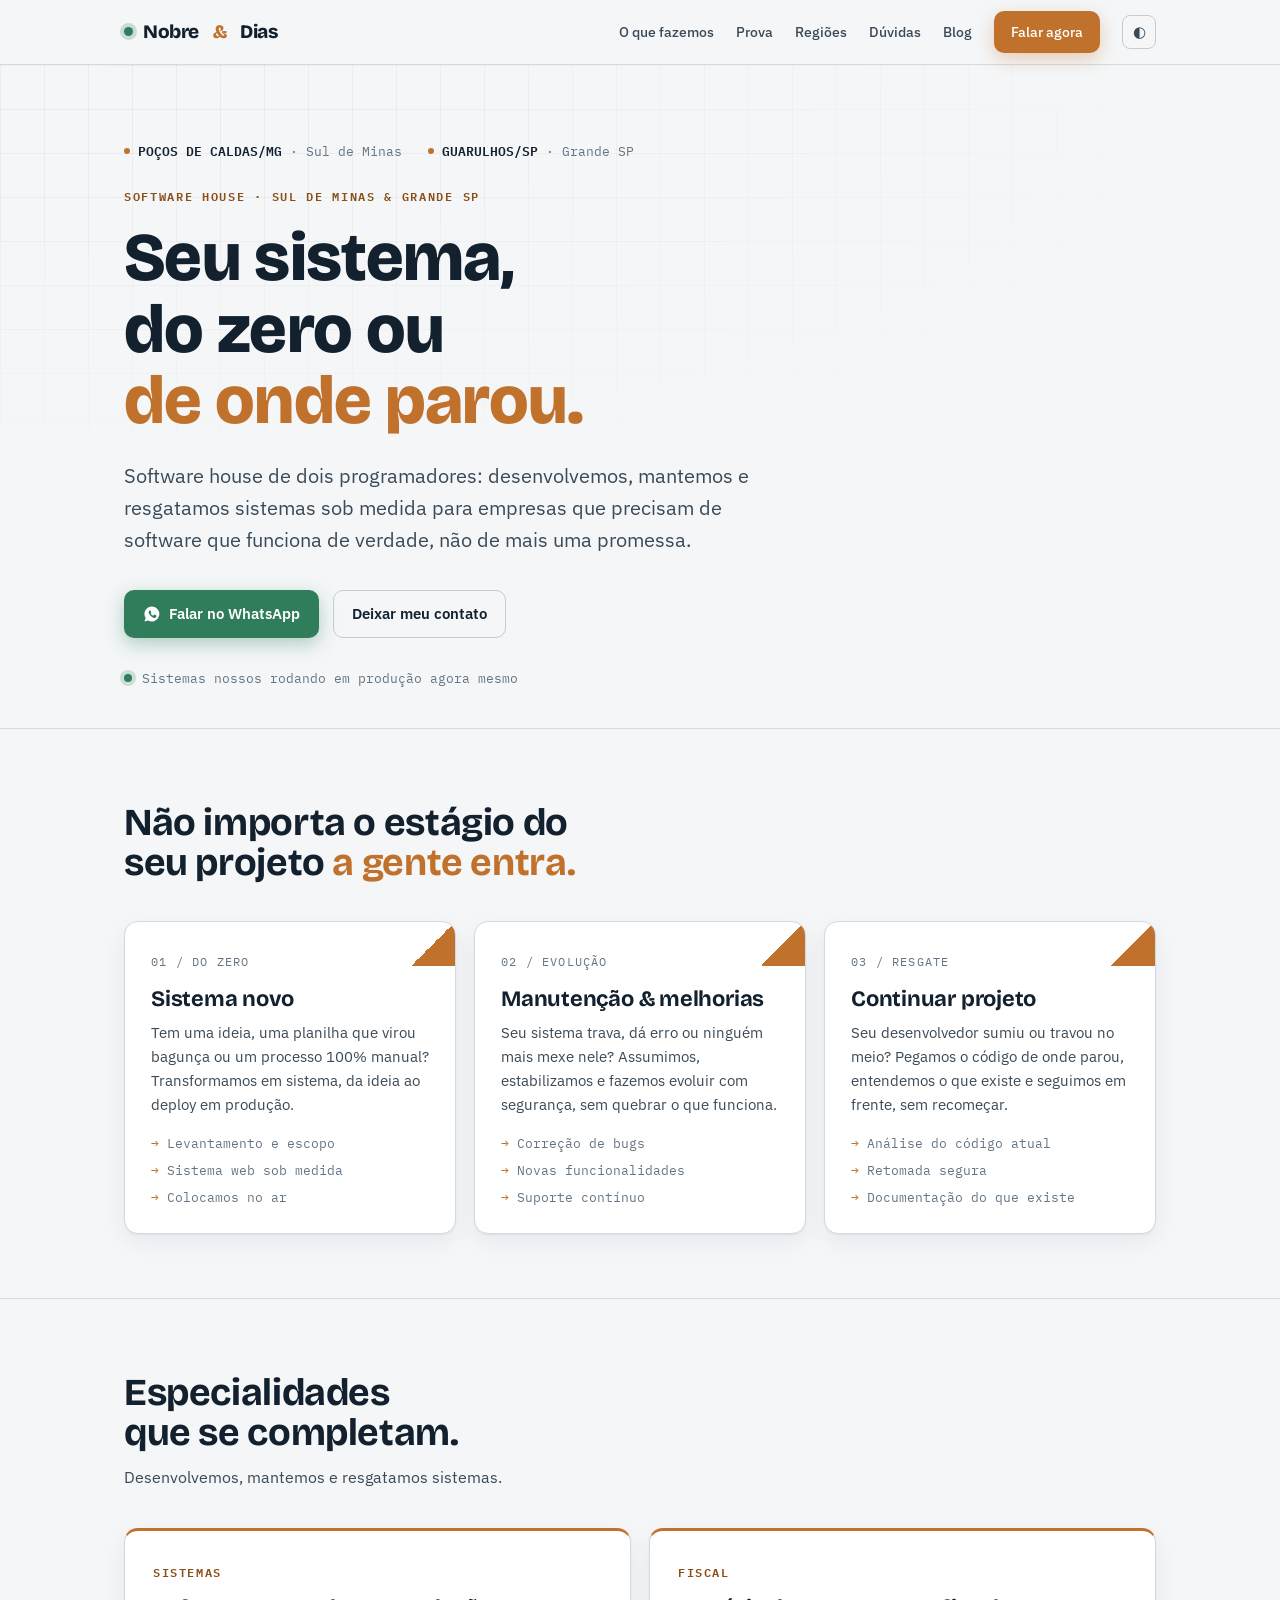
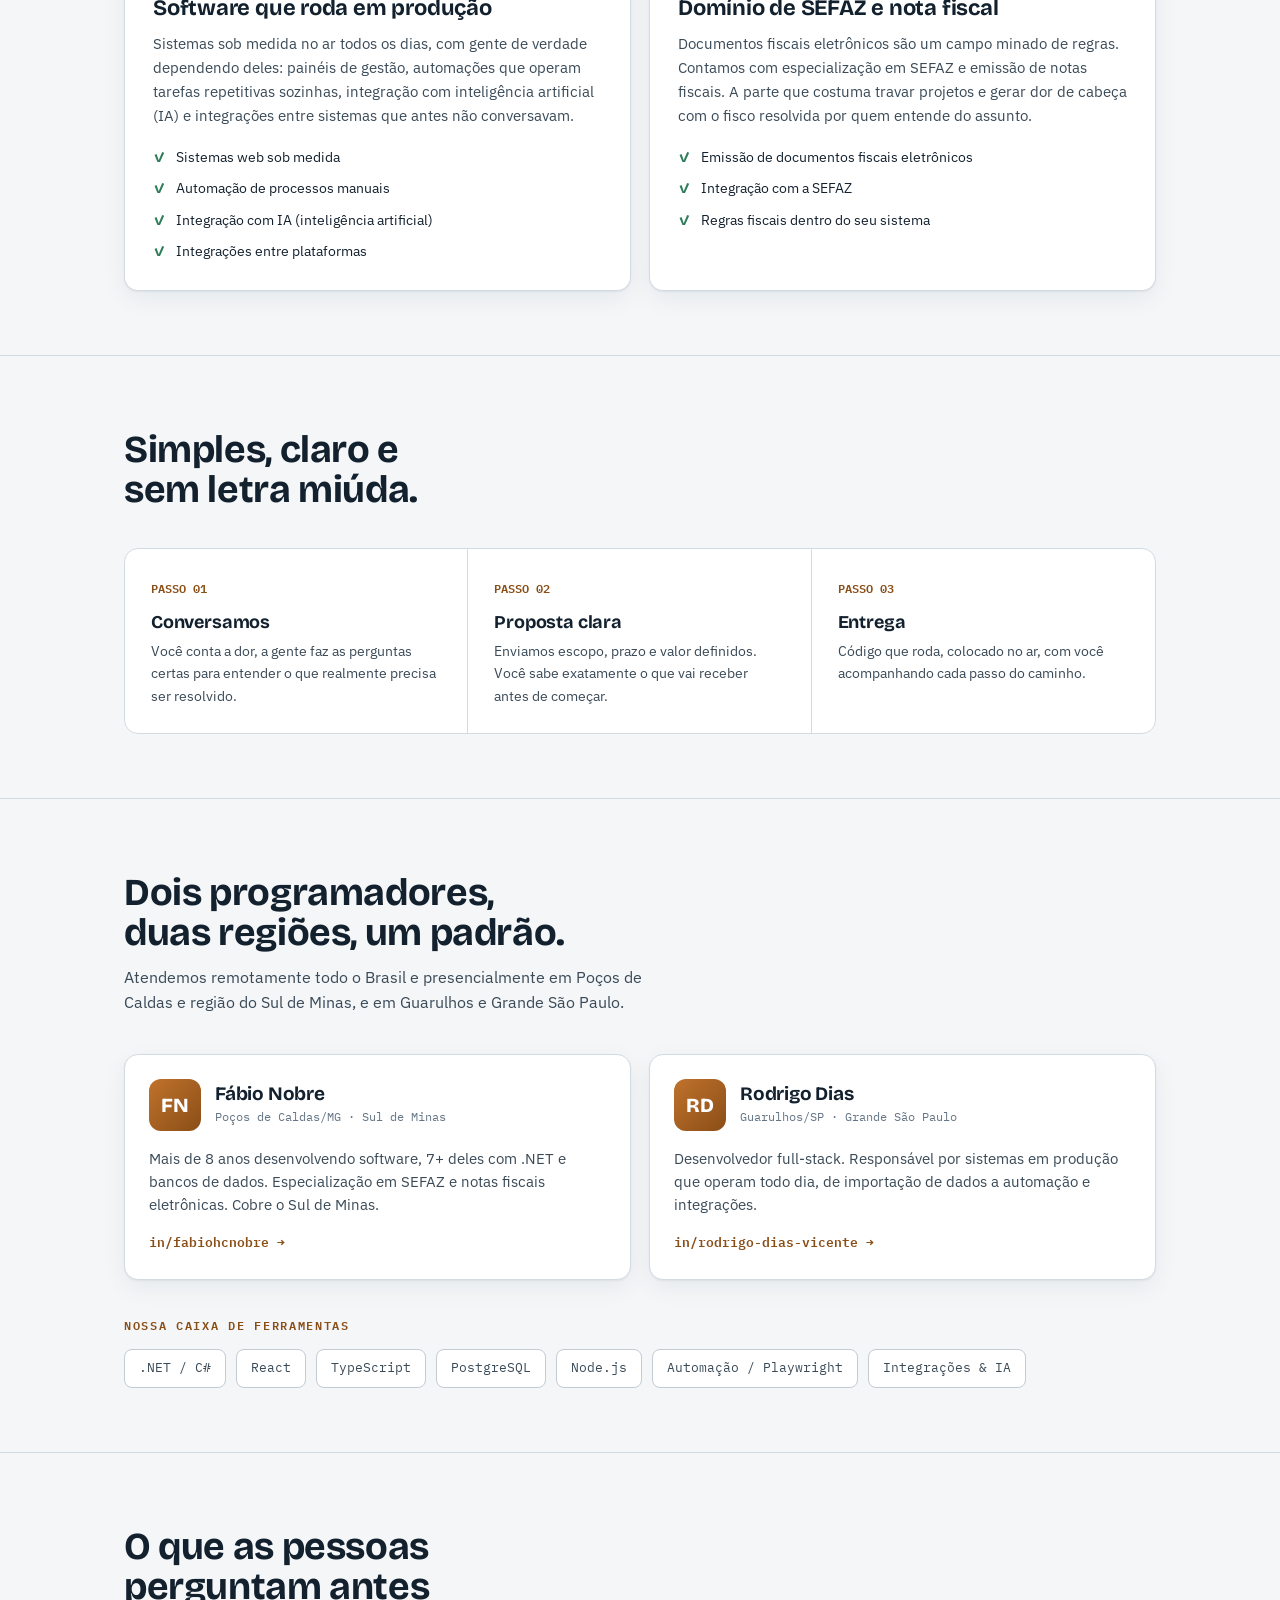
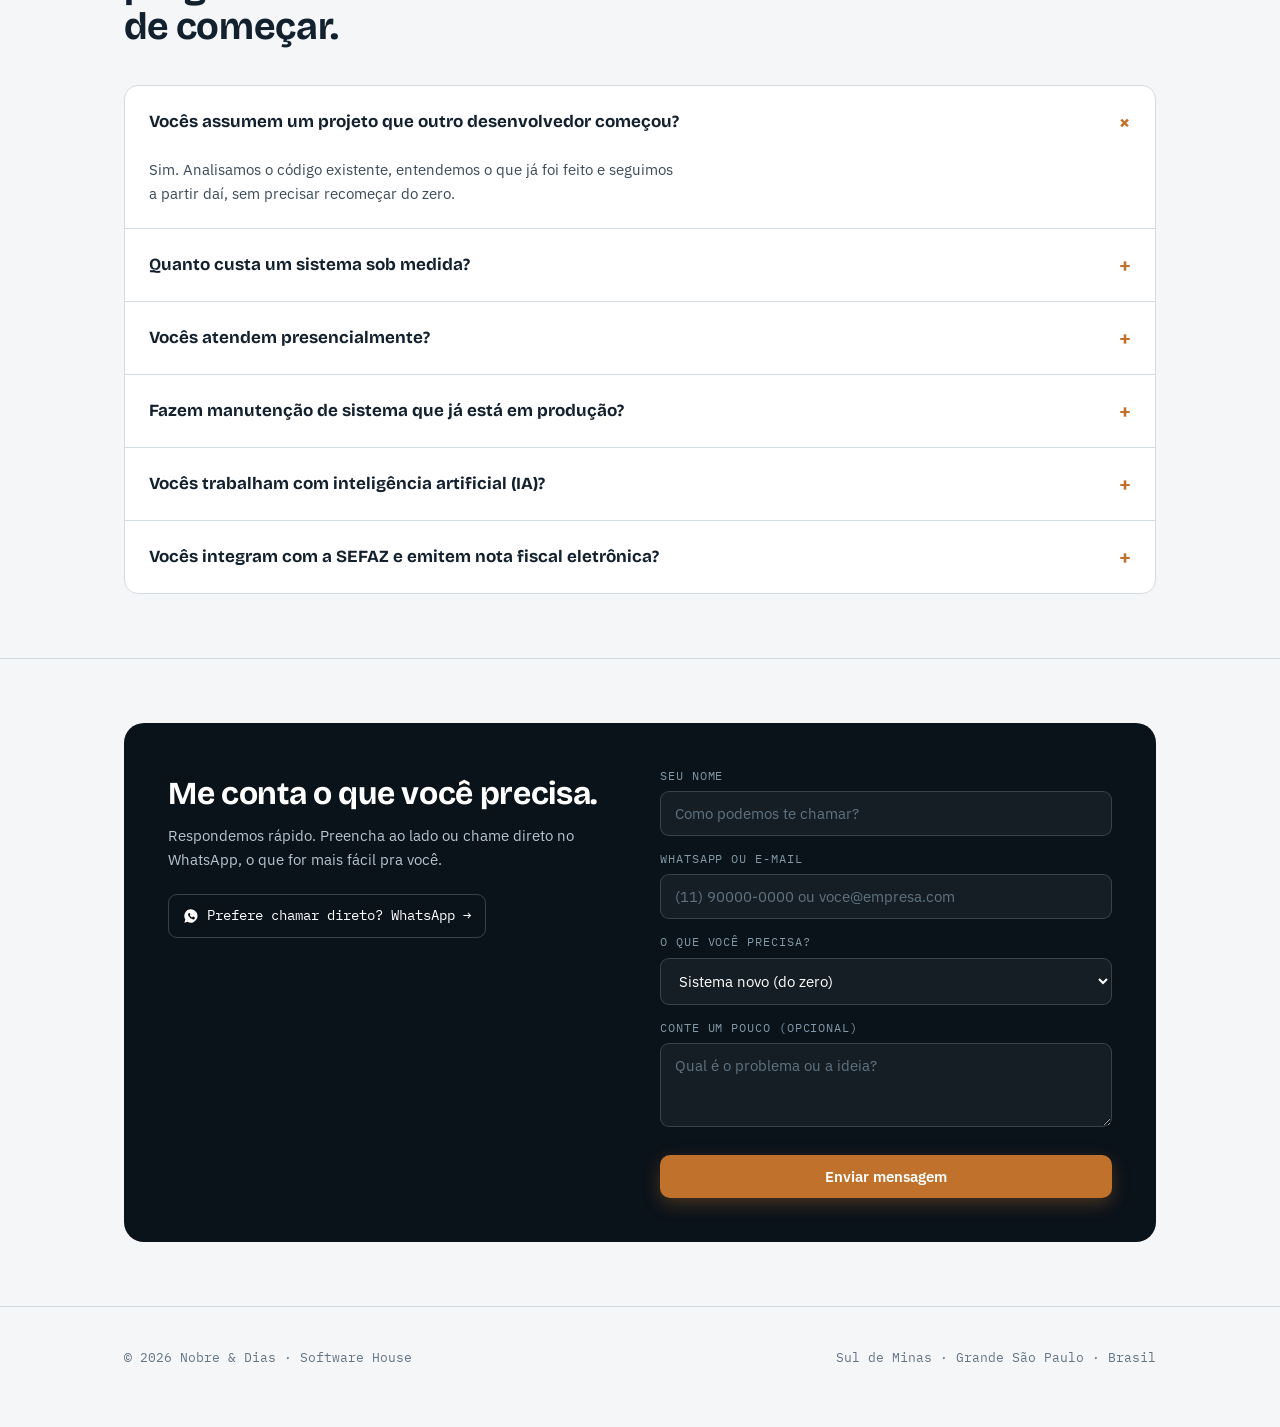
<file: index.html>
<!doctype html>
<html lang="pt-BR">
<head>
<meta charset="utf-8">
<meta name="viewport" content="width=device-width, initial-scale=1">
<title>Nobre & Dias | Software House de sistemas sob medida</title>
<meta name="description" content="Software house no Sul de Minas e Grande SP. Desenvolvemos, mantemos e continuamos sistemas sob medida em Poços de Caldas e Guarulhos.">
<meta name="keywords" content="software house, desenvolvimento de sistemas sob medida, manutenção de sistemas, continuar projeto de software, programador Poços de Caldas, programador Guarulhos, desenvolvedor de sistemas, sistema web, software sob medida, automação, integração com IA, inteligência artificial, integração SEFAZ, nota fiscal eletrônica, NF-e, ERP sob medida, Sul de Minas, Grande São Paulo">
<meta name="author" content="Rodrigo Dias, Fábio Nobre">
<meta name="robots" content="index, follow">
<link rel="canonical" href="https://nobredias.com.br/">

<!-- Open Graph / preview no WhatsApp e LinkedIn -->
<meta property="og:type" content="website">
<meta property="og:site_name" content="Nobre & Dias">
<meta property="og:title" content="Nobre & Dias · Software House de sistemas sob medida">
<meta property="og:description" content="Desenvolvemos, mantemos e resgatamos sistemas sob medida. Sul de Minas e Grande São Paulo.">
<meta property="og:url" content="https://nobredias.com.br/">
<meta property="og:locale" content="pt_BR">
<meta property="og:image" content="https://nobredias.com.br/og.png">
<meta property="og:image:width" content="1200">
<meta property="og:image:height" content="630">
<meta property="og:image:type" content="image/png">
<meta property="og:image:alt" content="Nobre & Dias, software house de sistemas sob medida">
<meta name="twitter:card" content="summary_large_image">
<meta name="twitter:title" content="Nobre & Dias · Software House de sistemas sob medida">
<meta name="twitter:description" content="Desenvolvemos, mantemos e resgatamos sistemas sob medida. Sul de Minas e Grande São Paulo.">
<meta name="twitter:image" content="https://nobredias.com.br/og.png">
<meta name="theme-color" content="#13212E">

<link rel="preconnect" href="https://fonts.googleapis.com">
<link rel="preconnect" href="https://fonts.gstatic.com" crossorigin>
<link rel="stylesheet" href="https://fonts.googleapis.com/css2?family=Bricolage+Grotesque:opsz,wght@12..96,500;12..96,700;12..96,800&family=IBM+Plex+Mono:wght@400;500;600&family=IBM+Plex+Sans:wght@400;500;600;700&display=swap">

<!-- ============ SEO estruturado: Schema.org JSON-LD ============ -->
<script type="application/ld+json">
{
  "@context": "https://schema.org",
  "@type": "ProfessionalService",
  "name": "Nobre & Dias",
  "slogan": "Software House de sistemas sob medida",
  "description": "Software house de desenvolvimento, manutenção e continuação de sistemas sob medida para empresas.",
  "url": "https://nobredias.com.br/",
  "email": "rodrigovicente.dev@gmail.com",
  "image": "https://nobredias.com.br/og.png",
  "inLanguage": "pt-BR",
  "priceRange": "$$",
  "areaServed": [
    { "@type": "City", "name": "Poços de Caldas", "containedInPlace": { "@type": "State", "name": "Minas Gerais" } },
    { "@type": "City", "name": "Pouso Alegre", "containedInPlace": { "@type": "State", "name": "Minas Gerais" } },
    { "@type": "City", "name": "Guarulhos", "containedInPlace": { "@type": "State", "name": "São Paulo" } },
    { "@type": "City", "name": "São Paulo", "containedInPlace": { "@type": "State", "name": "São Paulo" } }
  ],
  "knowsAbout": ["Software house", "Desenvolvimento de software sob medida", "Manutenção de sistemas", "Automação", "Integração com inteligência artificial (IA)", "Integrações", "Sistemas web", "SEFAZ", "Nota fiscal eletrônica", ".NET", "React", "PostgreSQL"],
  "hasOfferCatalog": {
    "@type": "OfferCatalog",
    "name": "Serviços",
    "itemListElement": [
      { "@type": "Offer", "itemOffered": { "@type": "Service", "name": "Desenvolvimento de sistema sob medida", "description": "Sistema novo, da ideia ao deploy em produção." } },
      { "@type": "Offer", "itemOffered": { "@type": "Service", "name": "Manutenção e evolução de sistemas", "description": "Correção de bugs, novas funcionalidades e suporte contínuo." } },
      { "@type": "Offer", "itemOffered": { "@type": "Service", "name": "Continuação de projeto existente", "description": "Retomada de projetos parados por outro desenvolvedor, sem recomeçar do zero." } }
    ]
  },
  "founder": [
    {
      "@type": "Person",
      "name": "Fábio Nobre",
      "jobTitle": "Desenvolvedor de sistemas | especialista em SEFAZ e nota fiscal eletrônica",
      "homeLocation": { "@type": "Place", "name": "Poços de Caldas, Minas Gerais" },
      "sameAs": ["https://www.linkedin.com/in/fabiohcnobre/"]
    },
    {
      "@type": "Person",
      "name": "Rodrigo Dias",
      "jobTitle": "Desenvolvedor de sistemas",
      "homeLocation": { "@type": "Place", "name": "Guarulhos, São Paulo" },
      "sameAs": ["https://www.linkedin.com/in/rodrigo-dias-vicente/"]
    }
  ]
}
</script>
<script type="application/ld+json">
{
  "@context": "https://schema.org",
  "@type": "FAQPage",
  "mainEntity": [
    { "@type": "Question", "name": "Vocês assumem um projeto que outro desenvolvedor começou?", "acceptedAnswer": { "@type": "Answer", "text": "Sim. Analisamos o código existente, entendemos o que já foi feito e seguimos a partir daí, sem precisar recomeçar do zero." } },
    { "@type": "Question", "name": "Quanto custa um sistema sob medida?", "acceptedAnswer": { "@type": "Answer", "text": "Depende do escopo. Após uma conversa inicial, enviamos uma proposta com escopo, prazo e valor claros, sem letra miúda." } },
    { "@type": "Question", "name": "Vocês atendem presencialmente?", "acceptedAnswer": { "@type": "Answer", "text": "Atendemos remotamente todo o Brasil e presencialmente na região de Poços de Caldas e Sul de Minas, e em Guarulhos e Grande São Paulo." } },
    { "@type": "Question", "name": "Fazem manutenção de sistema que já está em produção?", "acceptedAnswer": { "@type": "Answer", "text": "Sim. Assumimos sistemas em produção, estabilizamos o que está quebrado e fazemos evoluir com segurança." } },
    { "@type": "Question", "name": "Vocês trabalham com inteligência artificial (IA)?", "acceptedAnswer": { "@type": "Answer", "text": "Sim. Fazemos integração com IA em sistemas sob medida, por exemplo para leitura automática de documentos, automação de tarefas e assistentes internos." } },
    { "@type": "Question", "name": "Vocês integram com a SEFAZ e emitem nota fiscal eletrônica?", "acceptedAnswer": { "@type": "Answer", "text": "Sim. Temos especialização em SEFAZ e emissão de NF-e, integrando as regras fiscais direto no seu sistema." } }
  ]
}
</script>

<style>
:root{
  --paper:#F4F6F8; --paper-2:#EAEEF2; --card:#FFFFFF;
  --ink:#13212E; --ink-2:#3A4A57; --muted:#647585;
  --line:#D3DBE2; --line-2:#C2CCd5;
  --accent:#C0722C; --accent-ink:#8A4E17;
  --sys:#2F7D5B;
  --shadow:0 1px 2px rgba(19,33,46,.06), 0 8px 24px rgba(19,33,46,.06);
  --grid:rgba(19,33,46,.05);
}
:root:not([data-theme="light"]){}
@media (prefers-color-scheme: dark){
  :root:not([data-theme="light"]){
    --paper:#0E1820; --paper-2:#132430; --card:#16242F;
    --ink:#EAF1F6; --ink-2:#B7C6D1; --muted:#8298A6;
    --line:#28414F; --line-2:#33505f;
    --accent:#E29A54; --accent-ink:#F0B677;
    --sys:#5FB78A;
    --shadow:0 1px 2px rgba(0,0,0,.3), 0 12px 34px rgba(0,0,0,.35);
    --grid:rgba(255,255,255,.045);
  }
}
:root[data-theme="dark"]{
  --paper:#0E1820; --paper-2:#132430; --card:#16242F;
  --ink:#EAF1F6; --ink-2:#B7C6D1; --muted:#8298A6;
  --line:#28414F; --line-2:#33505f;
  --accent:#E29A54; --accent-ink:#F0B677;
  --sys:#5FB78A;
  --shadow:0 1px 2px rgba(0,0,0,.3), 0 12px 34px rgba(0,0,0,.35);
  --grid:rgba(255,255,255,.045);
}

*{box-sizing:border-box}
html{scroll-behavior:smooth}
body{
  margin:0; background:var(--paper); color:var(--ink);
  font-family:"IBM Plex Sans",system-ui,-apple-system,Segoe UI,Roboto,sans-serif;
  font-size:16px; line-height:1.6; -webkit-font-smoothing:antialiased;
}
@media (prefers-reduced-motion:reduce){html{scroll-behavior:auto} *{animation:none!important;transition:none!important}}

.wrap{max-width:1080px;margin:0 auto;padding:0 24px}
h1,h2,h3{font-family:"Bricolage Grotesque",sans-serif;line-height:1.05;text-wrap:balance;margin:0;letter-spacing:-.01em}
p{margin:0}
a{color:inherit}
.mono{font-family:"IBM Plex Mono",ui-monospace,monospace}
.eyebrow{font-family:"IBM Plex Mono",monospace;font-size:12px;letter-spacing:.14em;text-transform:uppercase;color:var(--accent-ink);font-weight:600}
.mark{color:var(--accent)}

/* ---- top bar ---- */
header.bar{position:sticky;top:0;z-index:50;background:color-mix(in srgb,var(--paper) 82%,transparent);backdrop-filter:blur(10px);border-bottom:1px solid var(--line)}
.bar .wrap{display:flex;align-items:center;justify-content:space-between;height:64px}
.brand{display:flex;align-items:center;gap:10px;font-family:"Bricolage Grotesque",sans-serif;font-weight:800;font-size:19px;letter-spacing:-.02em;text-decoration:none}
.brand .amp{color:var(--accent)}
.brand .dot{width:9px;height:9px;border-radius:50%;background:var(--sys);box-shadow:0 0 0 4px color-mix(in srgb,var(--sys) 22%,transparent)}
.bar nav{display:flex;align-items:center;gap:22px}
.bar nav a{font-size:14px;text-decoration:none;color:var(--ink-2);font-weight:500}
.bar nav a:hover{color:var(--ink)}
.bar nav a.btn-primary,.bar nav a.btn-primary:hover{color:#fff}
.themebtn{background:none;border:1px solid var(--line-2);color:var(--ink-2);border-radius:8px;width:34px;height:34px;cursor:pointer;font-size:15px;display:grid;place-items:center}
.themebtn:hover{border-color:var(--accent);color:var(--accent)}
@media(max-width:720px){.bar nav a:not(.wa){display:none}}

.btn{display:inline-flex;align-items:center;gap:8px;font-family:"IBM Plex Sans";font-weight:600;font-size:15px;text-decoration:none;border-radius:10px;padding:11px 18px;cursor:pointer;border:1px solid transparent;transition:transform .08s ease,box-shadow .2s ease}
.btn:active{transform:translateY(1px)}
.btn-wa{background:var(--sys);color:#fff;box-shadow:0 6px 18px color-mix(in srgb,var(--sys) 35%,transparent)}
.btn-primary{background:var(--accent);color:#fff;box-shadow:0 6px 18px color-mix(in srgb,var(--accent) 32%,transparent)}
.btn-ghost{background:transparent;color:var(--ink);border-color:var(--line-2)}
.btn-ghost:hover{border-color:var(--accent);color:var(--accent-ink)}

/* ---- hero ---- */
.hero{padding:76px 0 40px;position:relative}
.hero::before{content:"";position:absolute;inset:0;z-index:-1;pointer-events:none;
  background-image:linear-gradient(var(--grid) 1px,transparent 1px),linear-gradient(90deg,var(--grid) 1px,transparent 1px);
  background-size:44px 44px;
  -webkit-mask-image:radial-gradient(120% 80% at 15% 10%,#000,transparent 70%);
  mask-image:radial-gradient(120% 80% at 15% 10%,#000,transparent 70%)}
.coords{display:flex;gap:26px;flex-wrap:wrap;margin-bottom:26px}
.coords .c{font-family:"IBM Plex Mono";font-size:12.5px;color:var(--muted);display:flex;align-items:center;gap:8px}
.coords .c b{color:var(--ink);font-weight:600}
.coords .c i{width:6px;height:6px;background:var(--accent);border-radius:50%;font-style:normal}
.hero h1{font-size:clamp(38px,6.4vw,68px);font-weight:800;max-width:15ch}
.hero h1 .hl{color:var(--accent);position:relative;white-space:nowrap}
.hero .lead{margin-top:24px;font-size:clamp(17px,2.2vw,20px);color:var(--ink-2);max-width:56ch}
.hero .cta{margin-top:34px;display:flex;gap:14px;flex-wrap:wrap}
.trust{margin-top:30px;display:flex;align-items:center;gap:10px;font-family:"IBM Plex Mono";font-size:12.5px;color:var(--muted)}
.trust .dot{width:8px;height:8px;border-radius:50%;background:var(--sys);box-shadow:0 0 0 4px color-mix(in srgb,var(--sys) 20%,transparent)}

section{padding:64px 0;border-top:1px solid var(--line)}
.sec-head{margin-bottom:38px}
.sec-head h2{font-size:clamp(26px,3.6vw,38px);font-weight:700;margin-top:10px;max-width:20ch}
.sec-head p{color:var(--ink-2);margin-top:12px;max-width:56ch}

/* ---- ofertas ---- */
.grid3{display:grid;grid-template-columns:repeat(3,1fr);gap:18px}
@media(max-width:820px){.grid3{grid-template-columns:1fr}}
.offer{background:var(--card);border:1px solid var(--line);border-radius:14px;padding:26px;box-shadow:var(--shadow);position:relative;overflow:hidden}
.offer .num{font-family:"IBM Plex Mono";font-size:12px;color:var(--muted);letter-spacing:.1em}
.offer h3{font-size:22px;font-weight:700;margin:14px 0 10px}
.offer p{color:var(--ink-2);font-size:15px}
.offer .tag{position:absolute;top:0;right:0;width:44px;height:44px;background:linear-gradient(135deg,transparent 50%,var(--accent) 50%)}
.offer ul{margin:16px 0 0;padding:0;list-style:none;display:flex;flex-direction:column;gap:7px}
.offer li{font-family:"IBM Plex Mono";font-size:12.5px;color:var(--muted);display:flex;gap:8px}
.offer li::before{content:"→";color:var(--accent)}

/* ---- prova / pilares ---- */
.pillars{display:grid;grid-template-columns:1fr 1fr;gap:18px}
@media(max-width:820px){.pillars{grid-template-columns:1fr}}
.pillar{background:var(--card);border:1px solid var(--line);border-radius:14px;padding:28px;box-shadow:var(--shadow);border-top:3px solid var(--accent)}
.pillar .pk{font-family:"IBM Plex Mono";font-size:11.5px;letter-spacing:.14em;color:var(--accent-ink);font-weight:600}
.pillar h3{font-size:22px;font-weight:700;margin:12px 0 12px}
.pillar p{color:var(--ink-2);font-size:15px}
.pillar ul{margin:18px 0 0;padding:0;list-style:none;display:flex;flex-direction:column;gap:9px}
.pillar li{font-size:14px;color:var(--ink);display:flex;gap:10px;align-items:baseline}
.pillar li::before{content:"✓";color:var(--sys);font-weight:700}
.proof{display:grid;grid-template-columns:1.1fr .9fr;gap:40px;align-items:center}
@media(max-width:820px){.proof{grid-template-columns:1fr}}
.proof h2{font-size:clamp(24px,3.4vw,34px);font-weight:700;max-width:16ch}
.proof p{color:var(--ink-2);margin-top:16px;max-width:52ch}
.metrics{display:grid;grid-template-columns:1fr 1fr;gap:1px;background:var(--line);border:1px solid var(--line);border-radius:14px;overflow:hidden}
.metrics .m{background:var(--card);padding:22px}
.metrics .m .n{font-family:"Bricolage Grotesque";font-size:30px;font-weight:800;color:var(--ink);font-variant-numeric:tabular-nums}
.metrics .m .l{font-family:"IBM Plex Mono";font-size:11.5px;text-transform:uppercase;letter-spacing:.08em;color:var(--muted);margin-top:6px}

/* ---- processo ---- */
.steps{display:grid;grid-template-columns:repeat(3,1fr);gap:0;border:1px solid var(--line);border-radius:14px;overflow:hidden;background:var(--card)}
@media(max-width:720px){.steps{grid-template-columns:1fr}}
.step{padding:26px;border-right:1px solid var(--line)}
.step:last-child{border-right:none}
@media(max-width:720px){.step{border-right:none;border-bottom:1px solid var(--line)}.step:last-child{border-bottom:none}}
.step .s{font-family:"IBM Plex Mono";font-size:12px;color:var(--accent-ink);font-weight:600}
.step h3{font-size:18px;margin:12px 0 8px;font-weight:700}
.step p{color:var(--ink-2);font-size:14px}

/* ---- fundadores ---- */
.founders{display:grid;grid-template-columns:1fr 1fr;gap:18px}
@media(max-width:720px){.founders{grid-template-columns:1fr}}
.founder{background:var(--card);border:1px solid var(--line);border-radius:14px;padding:24px;box-shadow:var(--shadow)}
.founder .top{display:flex;align-items:center;gap:14px}
.founder .av{width:52px;height:52px;border-radius:12px;background:linear-gradient(135deg,var(--accent),var(--accent-ink));color:#fff;display:grid;place-items:center;font-family:"Bricolage Grotesque";font-weight:800;font-size:20px}
.founder h3{font-size:19px;font-weight:700}
.founder .loc{font-family:"IBM Plex Mono";font-size:12px;color:var(--muted);margin-top:3px}
.founder p{color:var(--ink-2);font-size:14.5px;margin-top:16px}
.founder a.li{display:inline-flex;align-items:center;gap:7px;margin-top:16px;font-family:"IBM Plex Mono";font-size:12.5px;color:var(--accent-ink);text-decoration:none;font-weight:600}
.founder a.li:hover{text-decoration:underline}

/* ---- stack ---- */
.stack{display:flex;flex-wrap:wrap;gap:10px}
.chip{font-family:"IBM Plex Mono";font-size:13px;padding:8px 14px;border:1px solid var(--line-2);border-radius:8px;background:var(--card);color:var(--ink-2)}

/* ---- FAQ ---- */
.faq{display:flex;flex-direction:column;gap:0;border:1px solid var(--line);border-radius:14px;overflow:hidden;background:var(--card)}
details{border-bottom:1px solid var(--line)}
details:last-child{border-bottom:none}
summary{cursor:pointer;padding:20px 24px;font-family:"Bricolage Grotesque";font-weight:700;font-size:17px;list-style:none;display:flex;justify-content:space-between;align-items:center;gap:16px}
summary::-webkit-details-marker{display:none}
summary::after{content:"+";font-family:"IBM Plex Mono";color:var(--accent);font-size:20px;transition:transform .2s}
details[open] summary::after{transform:rotate(45deg)}
details p{padding:0 24px 22px;color:var(--ink-2);font-size:15px;max-width:64ch}

/* ---- form / CTA ---- */
.contact{background:var(--ink);color:var(--paper);border-radius:20px;padding:44px;display:grid;grid-template-columns:1fr 1fr;gap:40px}
:root[data-theme="dark"] .contact,:root:not([data-theme="light"]) .contact{background:#0A121A}
@media (prefers-color-scheme:dark){:root:not([data-theme="light"]) .contact{background:#0A121A}}
@media(max-width:820px){.contact{grid-template-columns:1fr;padding:30px}}
.contact .eyebrow{color:var(--accent)}
.contact h2{color:#fff;font-size:clamp(24px,3vw,32px);font-weight:700;margin-top:10px}
.contact .sub{color:#B7C6D1;margin-top:14px;font-size:15px}
.contact .wa-alt{margin-top:22px}
.contact .wa-alt a{color:#fff;font-family:"IBM Plex Mono";font-size:13.5px;text-decoration:none;display:inline-flex;gap:8px;align-items:center;border:1px solid rgba(255,255,255,.2);padding:10px 14px;border-radius:9px}
.contact .wa-alt a:hover{border-color:var(--sys);color:var(--sys)}
form{display:flex;flex-direction:column;gap:14px}
label{font-family:"IBM Plex Mono";font-size:11.5px;text-transform:uppercase;letter-spacing:.08em;color:#8298A6;margin-bottom:6px;display:block}
input,select,textarea{width:100%;background:rgba(255,255,255,.05);border:1px solid rgba(255,255,255,.16);border-radius:9px;padding:12px 14px;color:#fff;font-family:"IBM Plex Sans";font-size:15px}
input::placeholder,textarea::placeholder{color:#5f7382}
input:focus,select:focus,textarea:focus{outline:2px solid var(--accent);outline-offset:1px;border-color:transparent}
select option{color:#111}
textarea{resize:vertical;min-height:84px}
form .btn-primary{margin-top:6px;justify-content:center}
.hp{position:absolute;left:-9999px;width:1px;height:1px;opacity:0}
#form-status{margin-top:4px;font-size:14px;padding:12px 14px;border-radius:9px;font-family:"IBM Plex Sans"}
#form-status.ok{background:rgba(47,125,91,.18);border:1px solid var(--sys);color:#CDEBDB}
#form-status.err{background:rgba(192,60,40,.16);border:1px solid #C8503C;color:#F3C3BA}
#form-status a{color:#fff;font-weight:600;text-decoration:underline}

footer{padding:40px 0 60px;border-top:1px solid var(--line);color:var(--muted);font-family:"IBM Plex Mono";font-size:12.5px}
footer .wrap{display:flex;justify-content:space-between;flex-wrap:wrap;gap:14px}
.note{background:color-mix(in srgb,var(--accent) 10%,var(--card));border:1px dashed var(--accent);border-radius:10px;padding:12px 16px;font-family:"IBM Plex Mono";font-size:12px;color:var(--accent-ink);margin:0 auto;max-width:1080px}
</style>
</head>
<body>
<header class="bar">
  <div class="wrap">
    <a class="brand" href="#top"><span class="dot"></span>Nobre&nbsp;<span class="amp">&amp;</span>&nbsp;Dias</a>
    <nav aria-label="Navegação principal">
      <a href="#ofertas">O que fazemos</a>
      <a href="#prova">Prova</a>
      <a href="#regioes">Regiões</a>
      <a href="#faq">Dúvidas</a>
      <a href="/blog/">Blog</a>
      <a class="wa btn btn-primary" href="#contato" style="padding:9px 16px;font-size:14px">Falar agora</a>
      <button class="themebtn" id="theme" aria-label="Alternar tema">◐</button>
    </nav>
  </div>
</header>

<a id="top"></a>

<main>
  <section class="hero" style="border-top:none">
    <div class="wrap">
      <div class="coords">
        <span class="c"><i></i><b>POÇOS DE CALDAS/MG</b> · Sul de Minas</span>
        <span class="c"><i></i><b>GUARULHOS/SP</b> · Grande SP</span>
      </div>
      <p class="eyebrow">Software House · Sul de Minas &amp; Grande SP</p>
      <h1 style="margin-top:16px">Seu sistema, do zero ou <span class="hl">de onde parou.</span></h1>
      <p class="lead">Software house de dois programadores: desenvolvemos, mantemos e resgatamos sistemas sob medida para empresas que precisam de software que funciona de verdade, não de mais uma promessa.</p>
      <div class="cta">
        <a class="btn btn-wa" href="#contato" id="wa-hero">
          <svg width="18" height="18" viewBox="0 0 24 24" fill="currentColor" aria-hidden="true"><path d="M12 2a10 10 0 0 0-8.5 15.3L2 22l4.8-1.3A10 10 0 1 0 12 2Zm5.5 14c-.2.6-1.2 1.2-1.7 1.2-.5.1-1 .1-3-1-2.5-1.2-4-3.8-4.2-4-.1-.2-1-1.3-1-2.5s.6-1.8.9-2c.2-.3.5-.3.6-.3h.5c.2 0 .4 0 .6.5l.8 2c.1.2.1.4 0 .5l-.4.5c-.2.2-.3.4-.1.7.2.3.9 1.4 1.9 2 1.2.7 1.4.5 1.6.3.2-.2.7-.8.9-1 .2-.3.4-.2.6-.1l1.8.9c.2.1.4.2.4.3.1.2.1.9-.1 1.5Z"/></svg>
          Falar no WhatsApp
        </a>
        <a class="btn btn-ghost" href="#contato">Deixar meu contato</a>
      </div>
      <div class="trust"><span class="dot"></span> Sistemas nossos rodando em produção agora mesmo</div>
    </div>
  </section>

  <!-- OFERTAS -->
  <section id="ofertas">
    <div class="wrap">
      <div class="sec-head">
        <h2>Não importa o estágio do seu projeto <span class="mark">a gente entra.</span></h2>
      </div>
      <div class="grid3">
        <article class="offer">
          <span class="tag"></span>
          <span class="num">01 / DO ZERO</span>
          <h3>Sistema novo</h3>
          <p>Tem uma ideia, uma planilha que virou bagunça ou um processo 100% manual? Transformamos em sistema, da ideia ao deploy em produção.</p>
          <ul><li>Levantamento e escopo</li><li>Sistema web sob medida</li><li>Colocamos no ar</li></ul>
        </article>
        <article class="offer">
          <span class="tag"></span>
          <span class="num">02 / EVOLUÇÃO</span>
          <h3>Manutenção &amp; melhorias</h3>
          <p>Seu sistema trava, dá erro ou ninguém mais mexe nele? Assumimos, estabilizamos e fazemos evoluir com segurança, sem quebrar o que funciona.</p>
          <ul><li>Correção de bugs</li><li>Novas funcionalidades</li><li>Suporte contínuo</li></ul>
        </article>
        <article class="offer">
          <span class="tag"></span>
          <span class="num">03 / RESGATE</span>
          <h3>Continuar projeto</h3>
          <p>Seu desenvolvedor sumiu ou travou no meio? Pegamos o código de onde parou, entendemos o que existe e seguimos em frente, sem recomeçar.</p>
          <ul><li>Análise do código atual</li><li>Retomada segura</li><li>Documentação do que existe</li></ul>
        </article>
      </div>
    </div>
  </section>

  <!-- PROVA -->
  <section id="prova">
    <div class="wrap">
      <div class="sec-head">
        <h2>Especialidades que se completam.</h2>
        <p>Desenvolvemos, mantemos e resgatamos sistemas.</p>
      </div>
      <div class="pillars">
        <article class="pillar">
          <span class="pk">SISTEMAS</span>
          <h3>Software que roda em produção</h3>
          <p>Sistemas sob medida no ar todos os dias, com gente de verdade dependendo deles: painéis de gestão, automações que operam tarefas repetitivas sozinhas, integração com inteligência artificial (IA) e integrações entre sistemas que antes não conversavam.</p>
          <ul>
            <li>Sistemas web sob medida</li>
            <li>Automação de processos manuais</li>
            <li>Integração com IA (inteligência artificial)</li>
            <li>Integrações entre plataformas</li>
          </ul>
        </article>
        <article class="pillar">
          <span class="pk">FISCAL</span>
          <h3>Domínio de SEFAZ e nota fiscal</h3>
          <p>Documentos fiscais eletrônicos são um campo minado de regras. Contamos com especialização em SEFAZ e emissão de notas fiscais. A parte que costuma travar projetos e gerar dor de cabeça com o fisco resolvida por quem entende do assunto.</p>
          <ul>
            <li>Emissão de documentos fiscais eletrônicos</li>
            <li>Integração com a SEFAZ</li>
            <li>Regras fiscais dentro do seu sistema</li>
          </ul>
        </article>
      </div>
    </div>
  </section>

  <!-- PROCESSO -->
  <section id="processo">
    <div class="wrap">
      <div class="sec-head">
        <h2>Simples, claro e sem letra miúda.</h2>
      </div>
      <div class="steps">
        <div class="step"><span class="s">PASSO 01</span><h3>Conversamos</h3><p>Você conta a dor, a gente faz as perguntas certas para entender o que realmente precisa ser resolvido.</p></div>
        <div class="step"><span class="s">PASSO 02</span><h3>Proposta clara</h3><p>Enviamos escopo, prazo e valor definidos. Você sabe exatamente o que vai receber antes de começar.</p></div>
        <div class="step"><span class="s">PASSO 03</span><h3>Entrega</h3><p>Código que roda, colocado no ar, com você acompanhando cada passo do caminho.</p></div>
      </div>
    </div>
  </section>

  <!-- FUNDADORES + REGIÕES -->
  <section id="regioes">
    <div class="wrap">
      <div class="sec-head">
        <h2>Dois programadores, duas regiões, um padrão.</h2>
        <p>Atendemos remotamente todo o Brasil e presencialmente em Poços de Caldas e região do Sul de Minas, e em Guarulhos e Grande São Paulo.</p>
      </div>
      <div class="founders">
        <article class="founder">
          <div class="top">
            <div class="av">FN</div>
            <div><h3>Fábio Nobre</h3><div class="loc">Poços de Caldas/MG · Sul de Minas</div></div>
          </div>
          <p>Mais de 8 anos desenvolvendo software, 7+ deles com .NET e bancos de dados. Especialização em SEFAZ e notas fiscais eletrônicas. Cobre o Sul de Minas.</p>
          <a class="li" href="https://www.linkedin.com/in/fabiohcnobre/" target="_blank" rel="noopener">in/fabiohcnobre →</a>
        </article>
        <article class="founder">
          <div class="top">
            <div class="av">RD</div>
            <div><h3>Rodrigo Dias</h3><div class="loc">Guarulhos/SP · Grande São Paulo</div></div>
          </div>
          <p>Desenvolvedor full-stack. Responsável por sistemas em produção que operam todo dia, de importação de dados a automação e integrações.</p>
          <a class="li" href="https://www.linkedin.com/in/rodrigo-dias-vicente/" target="_blank" rel="noopener">in/rodrigo-dias-vicente →</a>
        </article>
      </div>

      <div style="margin-top:36px">
        <p class="eyebrow" style="margin-bottom:14px">Nossa caixa de ferramentas</p>
        <div class="stack">
          <span class="chip">.NET / C#</span>
          <span class="chip">React</span>
          <span class="chip">TypeScript</span>
          <span class="chip">PostgreSQL</span>
          <span class="chip">Node.js</span>
          <span class="chip">Automação / Playwright</span>
          <span class="chip">Integrações &amp; IA</span>
        </div>
      </div>
    </div>
  </section>

  <!-- FAQ -->
  <section id="faq">
    <div class="wrap">
      <div class="sec-head">
        <h2>O que as pessoas perguntam antes de começar.</h2>
      </div>
      <div class="faq">
        <details open><summary>Vocês assumem um projeto que outro desenvolvedor começou?</summary><p>Sim. Analisamos o código existente, entendemos o que já foi feito e seguimos a partir daí, sem precisar recomeçar do zero.</p></details>
        <details><summary>Quanto custa um sistema sob medida?</summary><p>Depende do escopo. Após uma conversa inicial, enviamos uma proposta com escopo, prazo e valor claros, sem letra miúda.</p></details>
        <details><summary>Vocês atendem presencialmente?</summary><p>Atendemos remotamente todo o Brasil e presencialmente na região de Poços de Caldas e Sul de Minas, e em Guarulhos e Grande São Paulo.</p></details>
        <details><summary>Fazem manutenção de sistema que já está em produção?</summary><p>Sim. Assumimos sistemas em produção, estabilizamos o que está quebrado e fazemos evoluir com segurança.</p></details>
        <details><summary>Vocês trabalham com inteligência artificial (IA)?</summary><p>Sim. Fazemos integração com IA em sistemas sob medida, por exemplo para leitura automática de documentos, automação de tarefas e assistentes internos.</p></details>
        <details><summary>Vocês integram com a SEFAZ e emitem nota fiscal eletrônica?</summary><p>Sim. Temos especialização em SEFAZ e emissão de NF-e, integrando as regras fiscais direto no seu sistema.</p></details>
      </div>
    </div>
  </section>

  <!-- CONTATO -->
  <section id="contato">
    <div class="wrap">
      <div class="contact">
        <div>
          <h2>Me conta o que você precisa.</h2>
          <p class="sub">Respondemos rápido. Preencha ao lado ou chame direto no WhatsApp, o que for mais fácil pra você.</p>
          <div class="wa-alt">
            <a href="#" id="wa-direct">
              <svg width="16" height="16" viewBox="0 0 24 24" fill="currentColor" aria-hidden="true"><path d="M12 2a10 10 0 0 0-8.5 15.3L2 22l4.8-1.3A10 10 0 1 0 12 2Zm5.5 14c-.2.6-1.2 1.2-1.7 1.2-.5.1-1 .1-3-1-2.5-1.2-4-3.8-4.2-4-.1-.2-1-1.3-1-2.5s.6-1.8.9-2c.2-.3.5-.3.6-.3h.5c.2 0 .4 0 .6.5l.8 2c.1.2.1.4 0 .5l-.4.5c-.2.2-.3.4-.1.7.2.3.9 1.4 1.9 2 1.2.7 1.4.5 1.6.3.2-.2.7-.8.9-1 .2-.3.4-.2.6-.1l1.8.9c.2.1.4.2.4.3.1.2.1.9-.1 1.5Z"/></svg>
              Prefere chamar direto? WhatsApp →
            </a>
          </div>
        </div>
        <form id="lead-form">
          <input type="checkbox" name="botcheck" class="hp" tabindex="-1" autocomplete="off" aria-hidden="true">
          <div>
            <label for="nome">Seu nome</label>
            <input id="nome" name="nome" type="text" placeholder="Como podemos te chamar?" required>
          </div>
          <div>
            <label for="contato">WhatsApp ou e-mail</label>
            <input id="contato" name="contato" type="text" placeholder="(11) 90000-0000 ou voce@empresa.com" required>
          </div>
          <div>
            <label for="tipo">O que você precisa?</label>
            <select id="tipo" name="tipo">
              <option>Sistema novo (do zero)</option>
              <option>Manutenção / melhorias</option>
              <option>Continuar um projeto existente</option>
              <option>Ainda não sei, quero conversar</option>
            </select>
          </div>
          <div>
            <label for="msg">Conte um pouco (opcional)</label>
            <textarea id="msg" name="msg" placeholder="Qual é o problema ou a ideia?"></textarea>
          </div>
          <button class="btn btn-primary" type="submit">Enviar mensagem</button>
          <p id="form-status" role="status" aria-live="polite" hidden></p>
        </form>
      </div>
    </div>
  </section>

</main>

<footer>
  <div class="wrap">
    <span>© <span id="yr"></span> Nobre &amp; Dias · Software House</span>
    <span>Sul de Minas · Grande São Paulo · Brasil</span>
  </div>
</footer>

<script>
// ===== CONFIG — troque aqui =====
var WHATS = "5511986367128";                 // Nobre & Dias — DDI 55 + DDD 11 + 98636-7128
var WEB3_KEY = "a10e2153-3d04-4e05-94d7-db1587a1c608";   // Web3Forms -> rodrigovicente.dev@gmail.com
// ================================

// Tema
(function(){
  var btn=document.getElementById('theme');
  function cur(){return document.documentElement.getAttribute('data-theme');}
  try{var s=localStorage.getItem('tema'); if(s)document.documentElement.setAttribute('data-theme',s);}catch(e){}
  btn.addEventListener('click',function(){
    var next=cur()==='dark'?'light':(cur()==='light'?'dark':(matchMedia('(prefers-color-scheme:dark)').matches?'light':'dark'));
    document.documentElement.setAttribute('data-theme',next);
    try{localStorage.setItem('tema',next);}catch(e){}
  });
})();

document.getElementById('yr').textContent=new Date().getFullYear();

// WhatsApp direto
function waLink(msg){return "https://wa.me/"+WHATS+"?text="+encodeURIComponent(msg);}
document.getElementById('wa-direct').href=waLink("Olá! Vim pelo site da Nobre & Dias e gostaria de conversar sobre um sistema.");

// Formulário "Deixar meu contato" -> envia os dados por e-mail via Web3Forms.
// A pessoa preenche e VOCÊS recebem um e-mail, mesmo que ela não use o WhatsApp.
var form=document.getElementById('lead-form');
var status=document.getElementById('form-status');
function showStatus(cls,html){status.className=cls;status.innerHTML=html;status.hidden=false;}

form.addEventListener('submit',function(e){
  e.preventDefault();
  var btn=form.querySelector('button[type=submit]');

  // Segurança: avisa se a access key ainda não foi configurada.
  if(WEB3_KEY.indexOf("SUA-ACCESS-KEY")===0){
    showStatus('err','⚠️ Formulário ainda não configurado: falta a access key do Web3Forms.');
    return;
  }

  btn.disabled=true; var txt=btn.textContent; btn.textContent="Enviando...";

  var data=new FormData(form);
  data.append('access_key',WEB3_KEY);
  data.append('subject','Novo lead pelo site Nobre & Dias');
  data.append('from_name','Site Nobre & Dias');

  fetch('https://api.web3forms.com/submit',{method:'POST',body:data})
    .then(function(r){return r.json();})
    .then(function(json){
      if(json.success){
        var wa=waLink("Olá! Deixei meu contato no site da Nobre & Dias e gostaria de conversar.");
        showStatus('ok','✅ Recebemos seu contato! Retornamos rápido. Se preferir, <a href="'+wa+'" target="_blank" rel="noopener">fale agora no WhatsApp</a>.');
        form.reset();
      }else{
        showStatus('err','Não consegui enviar agora. Tente de novo ou chame no WhatsApp.');
      }
    })
    .catch(function(){
      showStatus('err','Sem conexão no momento. Tente de novo ou chame no WhatsApp.');
    })
    .finally(function(){ btn.disabled=false; btn.textContent=txt; });
});
</script>
</body>
</html>
</file>
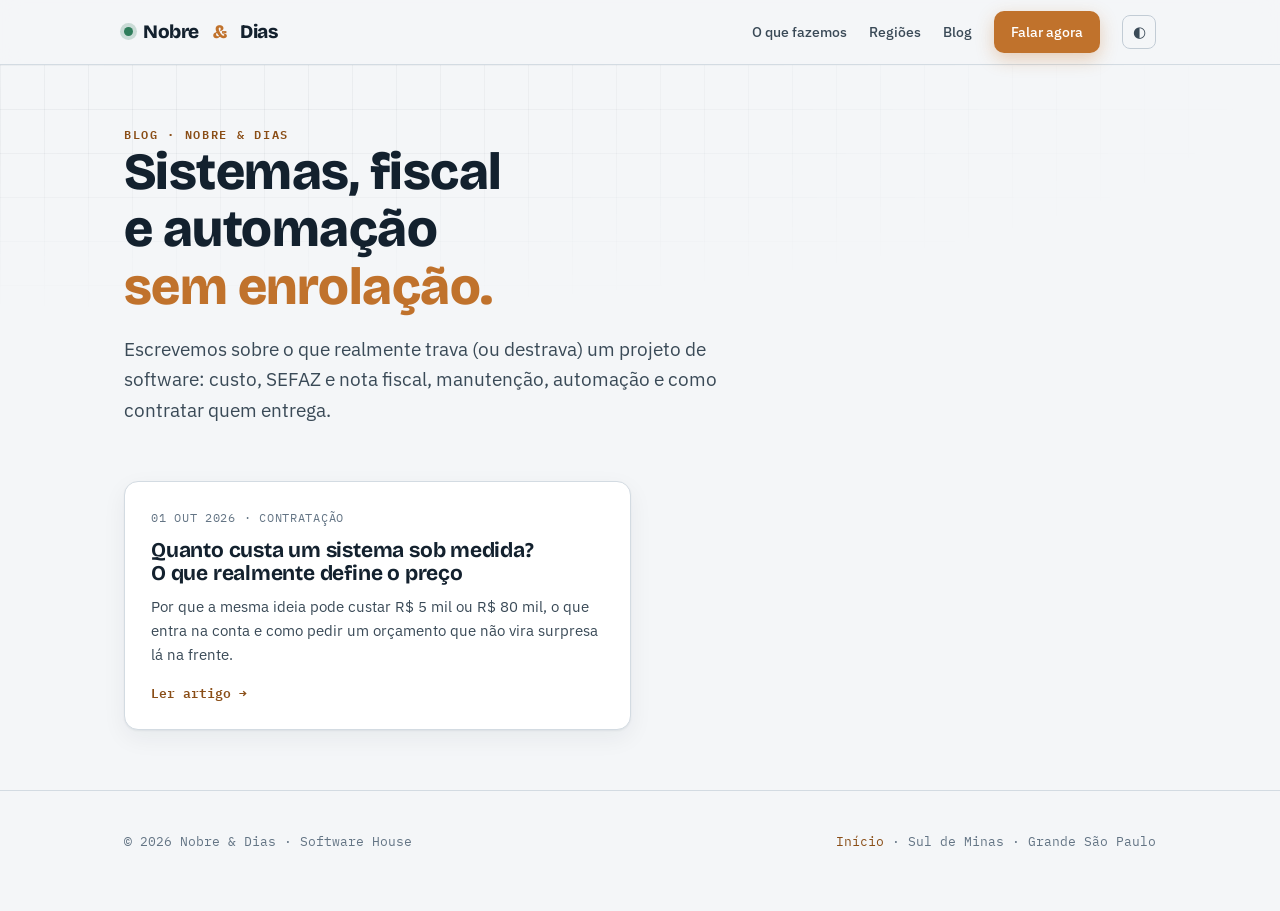
<file: blog/index.html>
<!doctype html>
<html lang="pt-BR">
<head>
<meta charset="utf-8">
<meta name="viewport" content="width=device-width, initial-scale=1">
<title>Blog | Nobre & Dias — sistemas sob medida, fiscal e automação</title>
<meta name="description" content="Artigos sobre desenvolvimento de sistemas sob medida, integração com SEFAZ e nota fiscal, automação e como contratar software que funciona. Por Nobre & Dias.">
<meta name="robots" content="index, follow">
<link rel="canonical" href="https://nobredias.com.br/blog/">

<meta property="og:type" content="website">
<meta property="og:site_name" content="Nobre & Dias">
<meta property="og:title" content="Blog · Nobre & Dias">
<meta property="og:description" content="Sistemas sob medida, fiscal (SEFAZ/NF-e) e automação, explicados por quem desenvolve.">
<meta property="og:url" content="https://nobredias.com.br/blog/">
<meta property="og:locale" content="pt_BR">
<meta property="og:image" content="https://nobredias.com.br/og.png">
<meta name="twitter:card" content="summary_large_image">
<meta name="twitter:image" content="https://nobredias.com.br/og.png">
<meta name="theme-color" content="#13212E">

<link rel="preconnect" href="https://fonts.googleapis.com">
<link rel="preconnect" href="https://fonts.gstatic.com" crossorigin>
<link rel="stylesheet" href="https://fonts.googleapis.com/css2?family=Bricolage+Grotesque:opsz,wght@12..96,500;12..96,700;12..96,800&family=IBM+Plex+Mono:wght@400;500;600&family=IBM+Plex+Sans:wght@400;500;600;700&display=swap">
<link rel="stylesheet" href="blog.css">

<script type="application/ld+json">
{
  "@context": "https://schema.org",
  "@type": "Blog",
  "name": "Blog da Nobre & Dias",
  "url": "https://nobredias.com.br/blog/",
  "publisher": { "@type": "Organization", "name": "Nobre & Dias", "url": "https://nobredias.com.br/" },
  "inLanguage": "pt-BR",
  "about": ["Desenvolvimento de software sob medida", "SEFAZ", "Nota fiscal eletrônica", "Automação", "Manutenção de sistemas"]
}
</script>
</head>
<body>
<header class="bar">
  <div class="wrap">
    <a class="brand" href="/"><span class="dot"></span>Nobre&nbsp;<span class="amp">&amp;</span>&nbsp;Dias</a>
    <nav aria-label="Navegação principal">
      <a href="/#ofertas">O que fazemos</a>
      <a href="/#regioes">Regiões</a>
      <a href="/blog/">Blog</a>
      <a class="keep btn btn-primary" href="/#contato" style="padding:9px 16px;font-size:14px">Falar agora</a>
      <button class="themebtn" id="theme" aria-label="Alternar tema">◐</button>
    </nav>
  </div>
</header>

<main>
  <section class="blog-hero">
    <div class="wrap">
      <p class="eyebrow">Blog · Nobre &amp; Dias</p>
      <h1>Sistemas, fiscal e automação <span class="mark">sem enrolação.</span></h1>
      <p class="lead">Escrevemos sobre o que realmente trava (ou destrava) um projeto de software: custo, SEFAZ e nota fiscal, manutenção, automação e como contratar quem entrega.</p>
    </div>
  </section>

  <div class="wrap">
    <div class="posts">

      <a class="post-card" href="/blog/quanto-custa-um-sistema-sob-medida/">
        <span class="meta">01 OUT 2026 · CONTRATAÇÃO</span>
        <h2>Quanto custa um sistema sob medida? O que realmente define o preço</h2>
        <p>Por que a mesma ideia pode custar R$ 5 mil ou R$ 80 mil, o que entra na conta e como pedir um orçamento que não vira surpresa lá na frente.</p>
        <span class="more">Ler artigo →</span>
      </a>

      <!-- PRÓXIMOS POSTS: copie o bloco <a class="post-card"> acima, troque o link, a data, o título e o resumo. -->

    </div>
  </div>
</main>

<footer>
  <div class="wrap">
    <span>© <span id="yr"></span> Nobre &amp; Dias · Software House</span>
    <span><a href="/">Início</a> · Sul de Minas · Grande São Paulo</span>
  </div>
</footer>

<script src="blog.js"></script>
</body>
</html>
</file>
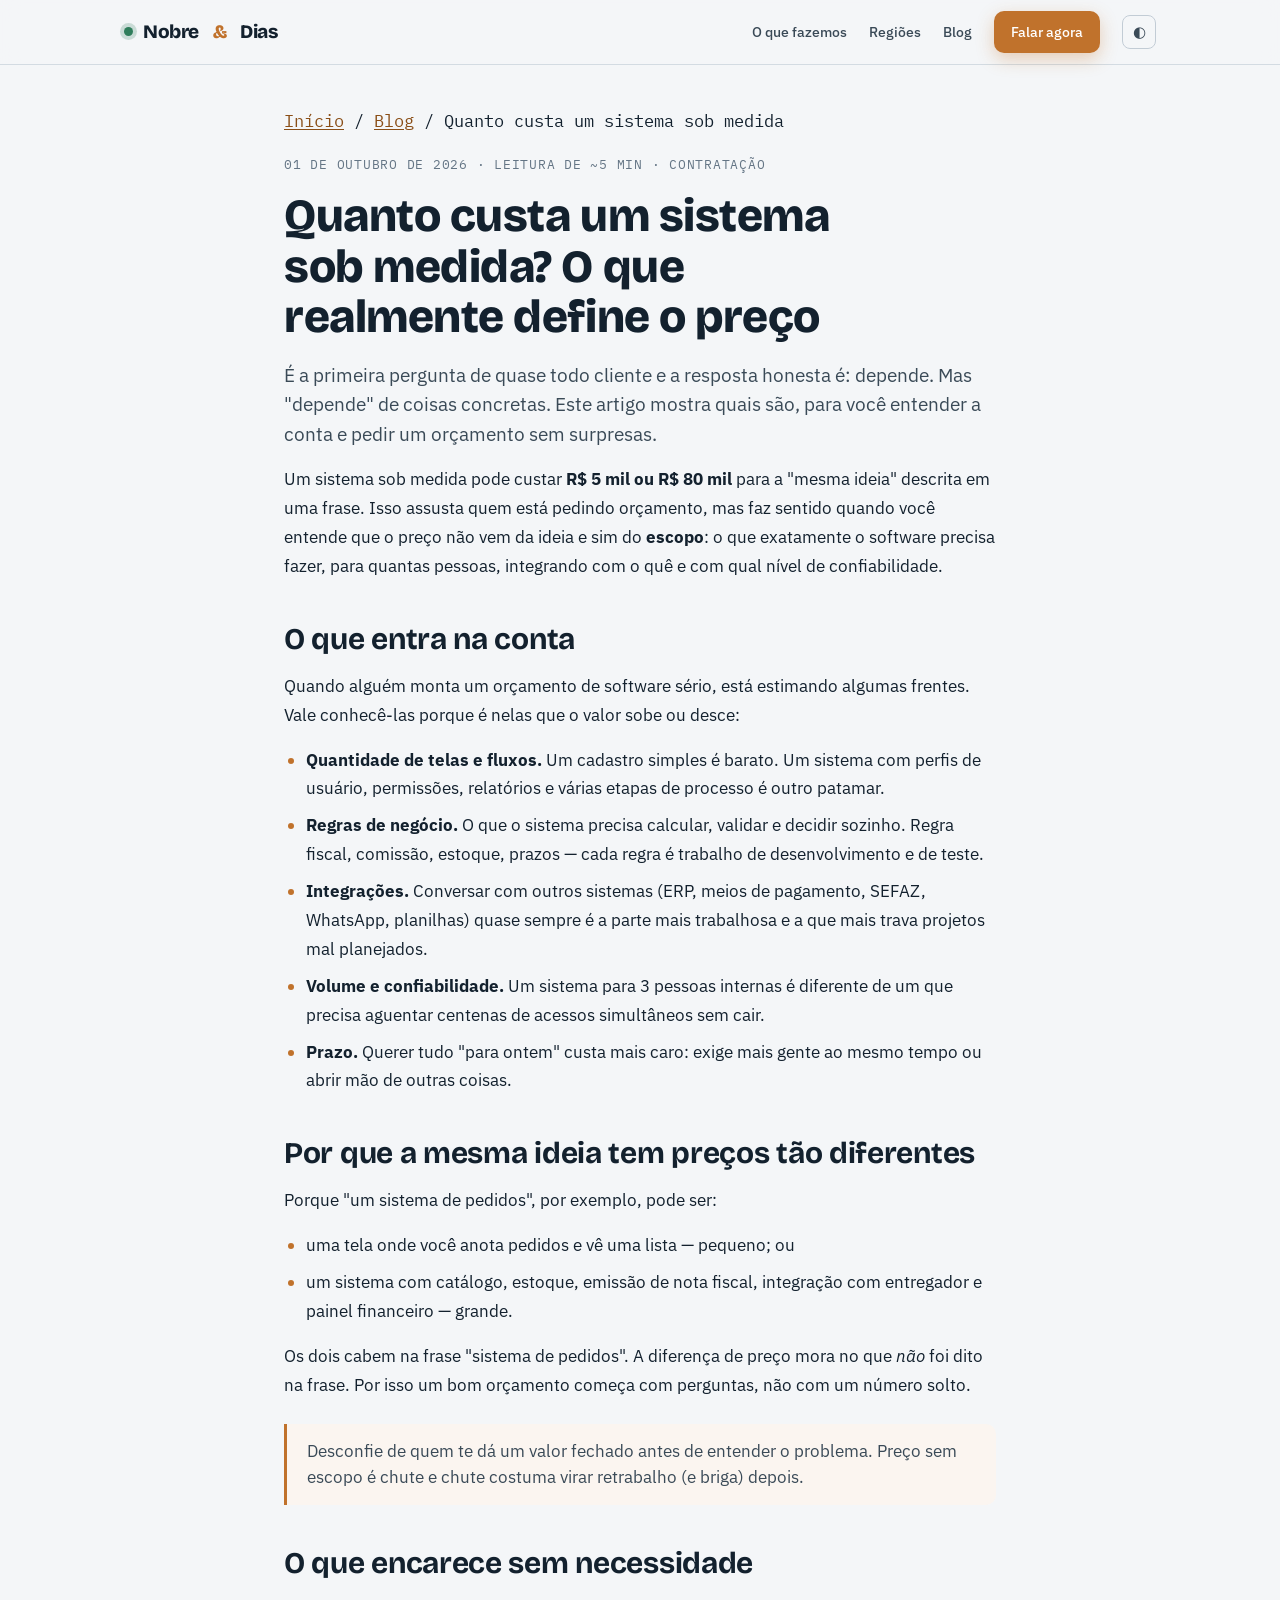
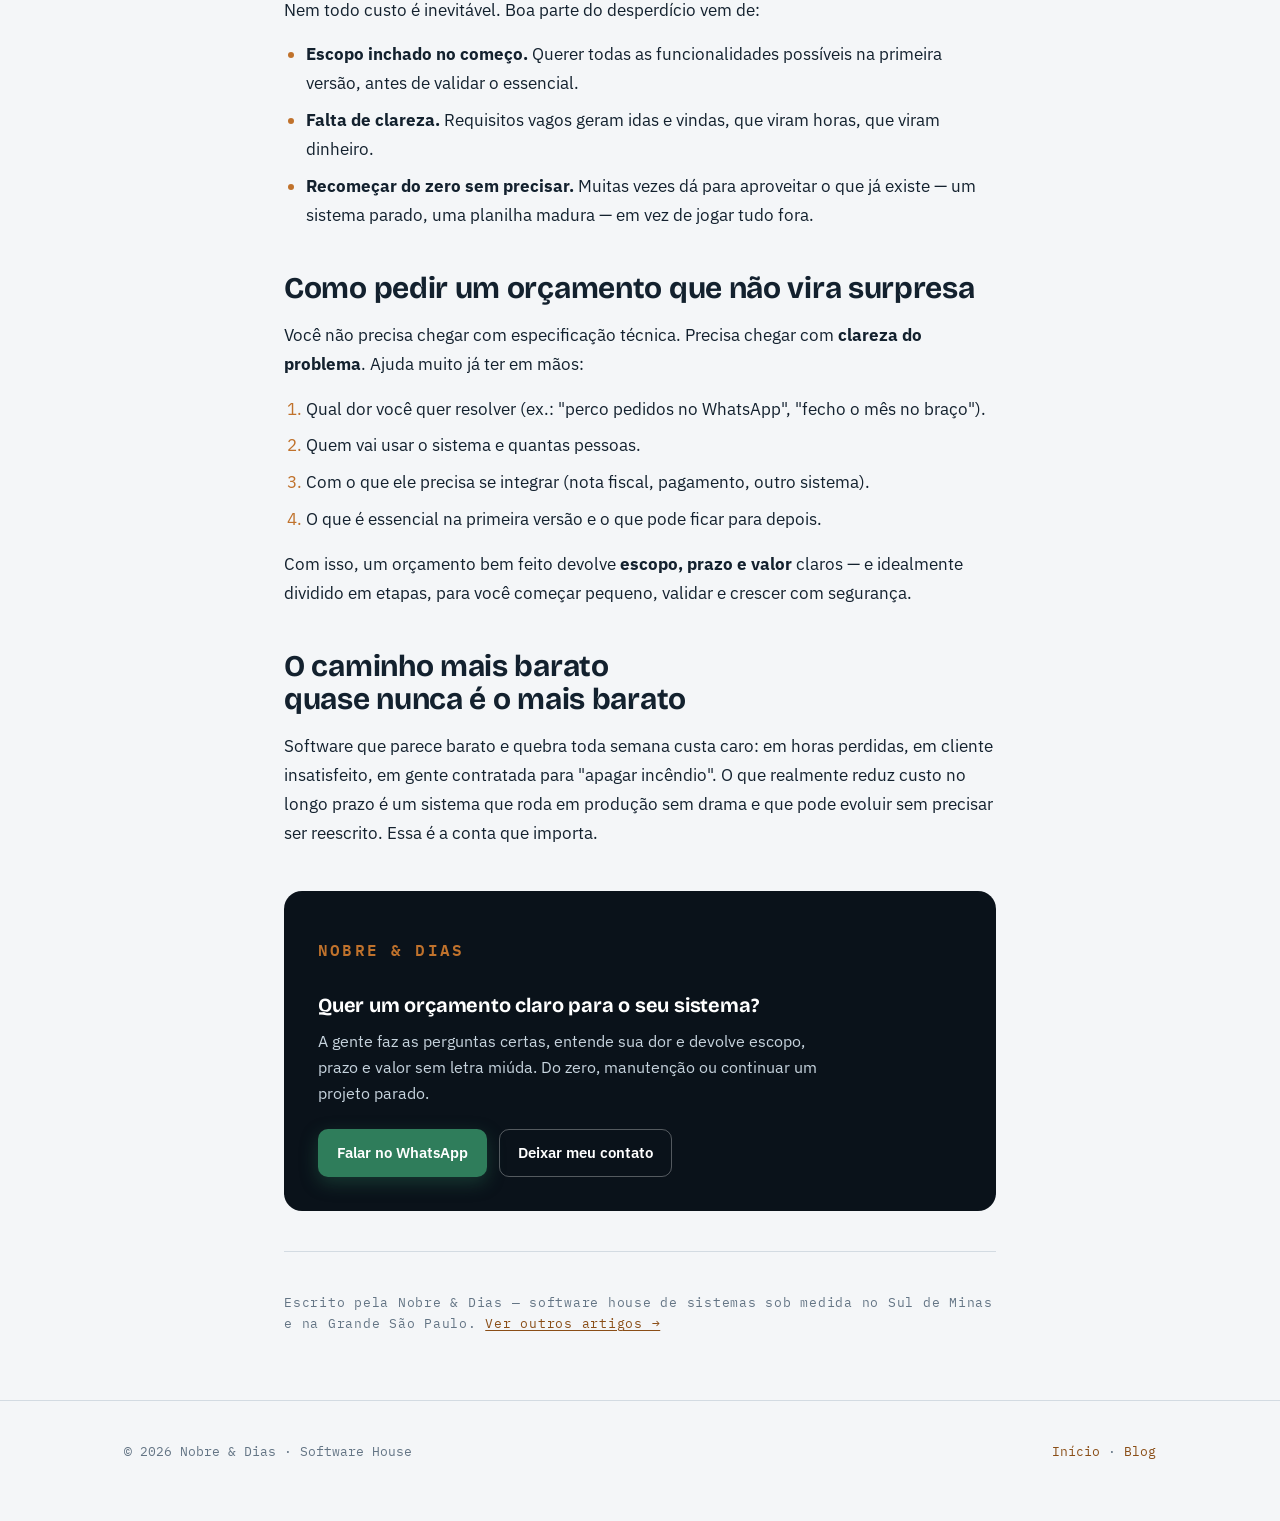
<file: blog/quanto-custa-um-sistema-sob-medida/index.html>
<!doctype html>
<html lang="pt-BR">
<head>
<meta charset="utf-8">
<meta name="viewport" content="width=device-width, initial-scale=1">
<title>Quanto custa um sistema sob medida? O que define o preço | Nobre & Dias</title>
<meta name="description" content="Por que um sistema sob medida pode custar R$ 5 mil ou R$ 80 mil. Entenda o que entra no preço, os erros que encarecem o projeto e como pedir um orçamento sem surpresas.">
<meta name="keywords" content="quanto custa um sistema sob medida, preço de software sob medida, orçamento de sistema, desenvolvimento de software preço, quanto custa desenvolver um sistema">
<meta name="author" content="Rodrigo Dias, Fábio Nobre">
<meta name="robots" content="index, follow">
<link rel="canonical" href="https://nobredias.com.br/blog/quanto-custa-um-sistema-sob-medida/">

<meta property="og:type" content="article">
<meta property="og:site_name" content="Nobre & Dias">
<meta property="og:title" content="Quanto custa um sistema sob medida? O que realmente define o preço">
<meta property="og:description" content="O que entra na conta de um software sob medida, o que encarece sem necessidade e como pedir um orçamento claro.">
<meta property="og:url" content="https://nobredias.com.br/blog/quanto-custa-um-sistema-sob-medida/">
<meta property="og:locale" content="pt_BR">
<meta property="og:image" content="https://nobredias.com.br/og.png">
<meta property="article:published_time" content="2026-10-01">
<meta property="article:author" content="Nobre & Dias">
<meta name="twitter:card" content="summary_large_image">
<meta name="twitter:title" content="Quanto custa um sistema sob medida? O que define o preço">
<meta name="twitter:description" content="O que entra na conta de um software sob medida e como pedir um orçamento sem surpresas.">
<meta name="twitter:image" content="https://nobredias.com.br/og.png">
<meta name="theme-color" content="#13212E">

<link rel="preconnect" href="https://fonts.googleapis.com">
<link rel="preconnect" href="https://fonts.gstatic.com" crossorigin>
<link rel="stylesheet" href="https://fonts.googleapis.com/css2?family=Bricolage+Grotesque:opsz,wght@12..96,500;12..96,700;12..96,800&family=IBM+Plex+Mono:wght@400;500;600&family=IBM+Plex+Sans:wght@400;500;600;700&display=swap">
<link rel="stylesheet" href="../blog.css">

<script type="application/ld+json">
{
  "@context": "https://schema.org",
  "@type": "BlogPosting",
  "headline": "Quanto custa um sistema sob medida? O que realmente define o preço",
  "description": "Por que um sistema sob medida pode custar R$ 5 mil ou R$ 80 mil, o que entra no preço e como pedir um orçamento claro.",
  "image": "https://nobredias.com.br/og.png",
  "datePublished": "2026-10-01",
  "dateModified": "2026-10-01",
  "inLanguage": "pt-BR",
  "author": [
    { "@type": "Person", "name": "Rodrigo Dias", "url": "https://www.linkedin.com/in/rodrigo-dias-vicente/" },
    { "@type": "Person", "name": "Fábio Nobre", "url": "https://www.linkedin.com/in/fabiohcnobre/" }
  ],
  "publisher": { "@type": "Organization", "name": "Nobre & Dias", "url": "https://nobredias.com.br/" },
  "mainEntityOfPage": { "@type": "WebPage", "@id": "https://nobredias.com.br/blog/quanto-custa-um-sistema-sob-medida/" }
}
</script>
<script type="application/ld+json">
{
  "@context": "https://schema.org",
  "@type": "BreadcrumbList",
  "itemListElement": [
    { "@type": "ListItem", "position": 1, "name": "Início", "item": "https://nobredias.com.br/" },
    { "@type": "ListItem", "position": 2, "name": "Blog", "item": "https://nobredias.com.br/blog/" },
    { "@type": "ListItem", "position": 3, "name": "Quanto custa um sistema sob medida" }
  ]
}
</script>
</head>
<body>
<header class="bar">
  <div class="wrap">
    <a class="brand" href="/"><span class="dot"></span>Nobre&nbsp;<span class="amp">&amp;</span>&nbsp;Dias</a>
    <nav aria-label="Navegação principal">
      <a href="/#ofertas">O que fazemos</a>
      <a href="/#regioes">Regiões</a>
      <a href="/blog/">Blog</a>
      <a class="keep btn btn-primary" href="/#contato" style="padding:9px 16px;font-size:14px">Falar agora</a>
      <button class="themebtn" id="theme" aria-label="Alternar tema">◐</button>
    </nav>
  </div>
</header>

<main>
  <div class="wrap narrow">
    <article class="prose">
      <p class="crumb"><a href="/">Início</a> / <a href="/blog/">Blog</a> / Quanto custa um sistema sob medida</p>
      <p class="meta">01 DE OUTUBRO DE 2026 · LEITURA DE ~5 MIN · CONTRATAÇÃO</p>
      <h1>Quanto custa um sistema sob medida? O que realmente define o preço</h1>
      <p class="sub">É a primeira pergunta de quase todo cliente e a resposta honesta é: depende. Mas "depende" de coisas concretas. Este artigo mostra quais são, para você entender a conta e pedir um orçamento sem surpresas.</p>

      <p>Um sistema sob medida pode custar <strong>R$ 5 mil ou R$ 80 mil</strong> para a "mesma ideia" descrita em uma frase. Isso assusta quem está pedindo orçamento, mas faz sentido quando você entende que o preço não vem da ideia e sim do <strong>escopo</strong>: o que exatamente o software precisa fazer, para quantas pessoas, integrando com o quê e com qual nível de confiabilidade.</p>

      <h2>O que entra na conta</h2>
      <p>Quando alguém monta um orçamento de software sério, está estimando algumas frentes. Vale conhecê-las porque é nelas que o valor sobe ou desce:</p>
      <ul>
        <li><strong>Quantidade de telas e fluxos.</strong> Um cadastro simples é barato. Um sistema com perfis de usuário, permissões, relatórios e várias etapas de processo é outro patamar.</li>
        <li><strong>Regras de negócio.</strong> O que o sistema precisa calcular, validar e decidir sozinho. Regra fiscal, comissão, estoque, prazos — cada regra é trabalho de desenvolvimento e de teste.</li>
        <li><strong>Integrações.</strong> Conversar com outros sistemas (ERP, meios de pagamento, SEFAZ, WhatsApp, planilhas) quase sempre é a parte mais trabalhosa e a que mais trava projetos mal planejados.</li>
        <li><strong>Volume e confiabilidade.</strong> Um sistema para 3 pessoas internas é diferente de um que precisa aguentar centenas de acessos simultâneos sem cair.</li>
        <li><strong>Prazo.</strong> Querer tudo "para ontem" custa mais caro: exige mais gente ao mesmo tempo ou abrir mão de outras coisas.</li>
      </ul>

      <h2>Por que a mesma ideia tem preços tão diferentes</h2>
      <p>Porque "um sistema de pedidos", por exemplo, pode ser:</p>
      <ul>
        <li>uma tela onde você anota pedidos e vê uma lista — pequeno; ou</li>
        <li>um sistema com catálogo, estoque, emissão de nota fiscal, integração com entregador e painel financeiro — grande.</li>
      </ul>
      <p>Os dois cabem na frase "sistema de pedidos". A diferença de preço mora no que <em>não</em> foi dito na frase. Por isso um bom orçamento começa com perguntas, não com um número solto.</p>

      <blockquote>Desconfie de quem te dá um valor fechado antes de entender o problema. Preço sem escopo é chute e chute costuma virar retrabalho (e briga) depois.</blockquote>

      <h2>O que encarece sem necessidade</h2>
      <p>Nem todo custo é inevitável. Boa parte do desperdício vem de:</p>
      <ul>
        <li><strong>Escopo inchado no começo.</strong> Querer todas as funcionalidades possíveis na primeira versão, antes de validar o essencial.</li>
        <li><strong>Falta de clareza.</strong> Requisitos vagos geram idas e vindas, que viram horas, que viram dinheiro.</li>
        <li><strong>Recomeçar do zero sem precisar.</strong> Muitas vezes dá para aproveitar o que já existe — um sistema parado, uma planilha madura — em vez de jogar tudo fora.</li>
      </ul>

      <h2>Como pedir um orçamento que não vira surpresa</h2>
      <p>Você não precisa chegar com especificação técnica. Precisa chegar com <strong>clareza do problema</strong>. Ajuda muito já ter em mãos:</p>
      <ol>
        <li>Qual dor você quer resolver (ex.: "perco pedidos no WhatsApp", "fecho o mês no braço").</li>
        <li>Quem vai usar o sistema e quantas pessoas.</li>
        <li>Com o que ele precisa se integrar (nota fiscal, pagamento, outro sistema).</li>
        <li>O que é essencial na primeira versão e o que pode ficar para depois.</li>
      </ol>
      <p>Com isso, um orçamento bem feito devolve <strong>escopo, prazo e valor</strong> claros — e idealmente dividido em etapas, para você começar pequeno, validar e crescer com segurança.</p>

      <h2>O caminho mais barato quase nunca é o mais barato</h2>
      <p>Software que parece barato e quebra toda semana custa caro: em horas perdidas, em cliente insatisfeito, em gente contratada para "apagar incêndio". O que realmente reduz custo no longo prazo é um sistema que roda em produção sem drama e que pode evoluir sem precisar ser reescrito. Essa é a conta que importa.</p>

      <div class="cta-box">
        <p class="eyebrow" style="color:var(--accent)">Nobre &amp; Dias</p>
        <h3>Quer um orçamento claro para o seu sistema?</h3>
        <p>A gente faz as perguntas certas, entende sua dor e devolve escopo, prazo e valor sem letra miúda. Do zero, manutenção ou continuar um projeto parado.</p>
        <div class="row">
          <a class="btn btn-wa" data-wa="Olá! Li o artigo sobre custo de sistema no site da Nobre & Dias e quero um orçamento.">Falar no WhatsApp</a>
          <a class="btn btn-ghost" href="/#contato" style="color:#fff;border-color:rgba(255,255,255,.3)">Deixar meu contato</a>
        </div>
      </div>

      <hr class="hr">
      <p class="meta">Escrito pela Nobre &amp; Dias — software house de sistemas sob medida no Sul de Minas e na Grande São Paulo. <a href="/blog/">Ver outros artigos →</a></p>
    </article>
  </div>
</main>

<footer>
  <div class="wrap">
    <span>© <span id="yr"></span> Nobre &amp; Dias · Software House</span>
    <span><a href="/">Início</a> · <a href="/blog/">Blog</a></span>
  </div>
</footer>

<script src="../blog.js"></script>
</body>
</html>
</file>
<file: blog/blog.css>
/* ===== Nobre & Dias — estilos compartilhados do blog =====
   Mantém o mesmo visual da landing (cores, fontes, tema claro/escuro). */
:root{
  --paper:#F4F6F8; --paper-2:#EAEEF2; --card:#FFFFFF;
  --ink:#13212E; --ink-2:#3A4A57; --muted:#647585;
  --line:#D3DBE2; --line-2:#C2CCd5;
  --accent:#C0722C; --accent-ink:#8A4E17;
  --sys:#2F7D5B;
  --shadow:0 1px 2px rgba(19,33,46,.06), 0 8px 24px rgba(19,33,46,.06);
  --grid:rgba(19,33,46,.05);
}
@media (prefers-color-scheme: dark){
  :root:not([data-theme="light"]){
    --paper:#0E1820; --paper-2:#132430; --card:#16242F;
    --ink:#EAF1F6; --ink-2:#B7C6D1; --muted:#8298A6;
    --line:#28414F; --line-2:#33505f;
    --accent:#E29A54; --accent-ink:#F0B677;
    --sys:#5FB78A;
    --shadow:0 1px 2px rgba(0,0,0,.3), 0 12px 34px rgba(0,0,0,.35);
    --grid:rgba(255,255,255,.045);
  }
}
:root[data-theme="dark"]{
  --paper:#0E1820; --paper-2:#132430; --card:#16242F;
  --ink:#EAF1F6; --ink-2:#B7C6D1; --muted:#8298A6;
  --line:#28414F; --line-2:#33505f;
  --accent:#E29A54; --accent-ink:#F0B677;
  --sys:#5FB78A;
  --shadow:0 1px 2px rgba(0,0,0,.3), 0 12px 34px rgba(0,0,0,.35);
  --grid:rgba(255,255,255,.045);
}

*{box-sizing:border-box}
html{scroll-behavior:smooth}
body{
  margin:0; background:var(--paper); color:var(--ink);
  font-family:"IBM Plex Sans",system-ui,-apple-system,Segoe UI,Roboto,sans-serif;
  font-size:16px; line-height:1.6; -webkit-font-smoothing:antialiased;
}
@media (prefers-reduced-motion:reduce){html{scroll-behavior:auto} *{animation:none!important;transition:none!important}}

.wrap{max-width:1080px;margin:0 auto;padding:0 24px}
.narrow{max-width:760px}
h1,h2,h3{font-family:"Bricolage Grotesque",sans-serif;line-height:1.1;text-wrap:balance;margin:0;letter-spacing:-.01em}
p{margin:0}
a{color:inherit}
.mono{font-family:"IBM Plex Mono",ui-monospace,monospace}
.eyebrow{font-family:"IBM Plex Mono",monospace;font-size:12px;letter-spacing:.14em;text-transform:uppercase;color:var(--accent-ink);font-weight:600}
.mark{color:var(--accent)}

/* ---- top bar ---- */
header.bar{position:sticky;top:0;z-index:50;background:color-mix(in srgb,var(--paper) 82%,transparent);backdrop-filter:blur(10px);border-bottom:1px solid var(--line)}
.bar .wrap{display:flex;align-items:center;justify-content:space-between;height:64px}
.brand{display:flex;align-items:center;gap:10px;font-family:"Bricolage Grotesque",sans-serif;font-weight:800;font-size:19px;letter-spacing:-.02em;text-decoration:none;color:var(--ink)}
.brand .amp{color:var(--accent)}
.brand .dot{width:9px;height:9px;border-radius:50%;background:var(--sys);box-shadow:0 0 0 4px color-mix(in srgb,var(--sys) 22%,transparent)}
.bar nav{display:flex;align-items:center;gap:22px}
.bar nav a{font-size:14px;text-decoration:none;color:var(--ink-2);font-weight:500}
.bar nav a:hover{color:var(--ink)}
.bar nav a.btn-primary,.bar nav a.btn-primary:hover{color:#fff}
.themebtn{background:none;border:1px solid var(--line-2);color:var(--ink-2);border-radius:8px;width:34px;height:34px;cursor:pointer;font-size:15px;display:grid;place-items:center}
.themebtn:hover{border-color:var(--accent);color:var(--accent)}
@media(max-width:720px){.bar nav a:not(.keep){display:none}}

.btn{display:inline-flex;align-items:center;gap:8px;font-family:"IBM Plex Sans";font-weight:600;font-size:15px;text-decoration:none;border-radius:10px;padding:11px 18px;cursor:pointer;border:1px solid transparent;transition:transform .08s ease,box-shadow .2s ease}
.btn:active{transform:translateY(1px)}
.btn-wa{background:var(--sys);color:#fff;box-shadow:0 6px 18px color-mix(in srgb,var(--sys) 35%,transparent)}
.btn-primary{background:var(--accent);color:#fff;box-shadow:0 6px 18px color-mix(in srgb,var(--accent) 32%,transparent)}
.btn-ghost{background:transparent;color:var(--ink);border-color:var(--line-2)}
.btn-ghost:hover{border-color:var(--accent);color:var(--accent-ink)}

/* ---- blog: cabeçalho da página ---- */
.blog-hero{padding:60px 0 20px;position:relative}
.blog-hero::before{content:"";position:absolute;inset:0;z-index:-1;pointer-events:none;
  background-image:linear-gradient(var(--grid) 1px,transparent 1px),linear-gradient(90deg,var(--grid) 1px,transparent 1px);
  background-size:44px 44px;
  -webkit-mask-image:radial-gradient(120% 80% at 15% 10%,#000,transparent 70%);
  mask-image:radial-gradient(120% 80% at 15% 10%,#000,transparent 70%)}
.blog-hero h1{font-size:clamp(32px,5vw,52px);font-weight:800;max-width:18ch}
.blog-hero .lead{margin-top:18px;font-size:clamp(16px,2vw,19px);color:var(--ink-2);max-width:60ch}

/* breadcrumb */
.crumb{font-family:"IBM Plex Mono";font-size:12.5px;color:var(--muted);margin-bottom:18px}
.crumb a{color:var(--accent-ink);text-decoration:none}
.crumb a:hover{text-decoration:underline}

/* ---- blog: lista de posts ---- */
.posts{display:grid;grid-template-columns:1fr 1fr;gap:18px;padding:36px 0 20px}
@media(max-width:820px){.posts{grid-template-columns:1fr}}
.post-card{display:flex;flex-direction:column;background:var(--card);border:1px solid var(--line);border-radius:14px;padding:26px;box-shadow:var(--shadow);text-decoration:none;color:inherit;transition:transform .1s ease,border-color .2s ease}
.post-card:hover{transform:translateY(-2px);border-color:var(--accent)}
.post-card .meta{font-family:"IBM Plex Mono";font-size:12px;color:var(--muted);letter-spacing:.06em}
.post-card h2{font-size:21px;font-weight:700;margin:12px 0 10px}
.post-card p{color:var(--ink-2);font-size:15px}
.post-card .more{margin-top:16px;font-family:"IBM Plex Mono";font-size:12.5px;color:var(--accent-ink);font-weight:600}

/* ---- post: corpo do artigo ---- */
article.prose{padding:26px 0 10px}
article.prose .meta{font-family:"IBM Plex Mono";font-size:12.5px;color:var(--muted);letter-spacing:.06em;margin-bottom:16px}
article.prose h1{font-size:clamp(30px,4.6vw,46px);font-weight:800;max-width:22ch}
article.prose .sub{margin-top:18px;font-size:19px;color:var(--ink-2);line-height:1.55}
article.prose h2{font-size:clamp(23px,3vw,30px);font-weight:700;margin:42px 0 0}
article.prose h3{font-size:20px;font-weight:700;margin:30px 0 0}
article.prose p{margin-top:16px;color:var(--ink);font-size:17px;line-height:1.7}
article.prose ul,article.prose ol{margin:16px 0 0;padding-left:22px;color:var(--ink);font-size:17px;line-height:1.7}
article.prose li{margin-top:8px}
article.prose li::marker{color:var(--accent)}
article.prose strong{color:var(--ink)}
article.prose a{color:var(--accent-ink);text-decoration:underline;text-underline-offset:2px}
article.prose a.btn{text-decoration:none}
article.prose a.btn-wa{color:#fff}
article.prose a.btn-ghost{color:#fff}
article.prose blockquote{margin:24px 0 0;padding:14px 20px;border-left:3px solid var(--accent);background:color-mix(in srgb,var(--accent) 7%,var(--card));border-radius:0 10px 10px 0;color:var(--ink-2);font-size:16.5px}
.hr{height:1px;background:var(--line);border:none;margin:40px 0}

/* ---- CTA dentro / fim do post ---- */
.cta-box{margin:44px 0 10px;background:var(--ink);color:var(--paper);border-radius:18px;padding:34px}
:root[data-theme="dark"] .cta-box,:root:not([data-theme="light"]) .cta-box{background:#0A121A}
@media (prefers-color-scheme:dark){:root:not([data-theme="light"]) .cta-box{background:#0A121A}}
.cta-box h3{color:#fff;font-size:24px;font-weight:700}
.cta-box p,article.prose .cta-box p{color:#C7D4DE;margin-top:12px;font-size:15.5px;max-width:52ch}
.cta-box .row{margin-top:22px;display:flex;gap:12px;flex-wrap:wrap}

footer{padding:40px 0 60px;border-top:1px solid var(--line);color:var(--muted);font-family:"IBM Plex Mono";font-size:12.5px;margin-top:40px}
footer .wrap{display:flex;justify-content:space-between;flex-wrap:wrap;gap:14px}
footer a{color:var(--accent-ink);text-decoration:none}
footer a:hover{text-decoration:underline}
</file>
